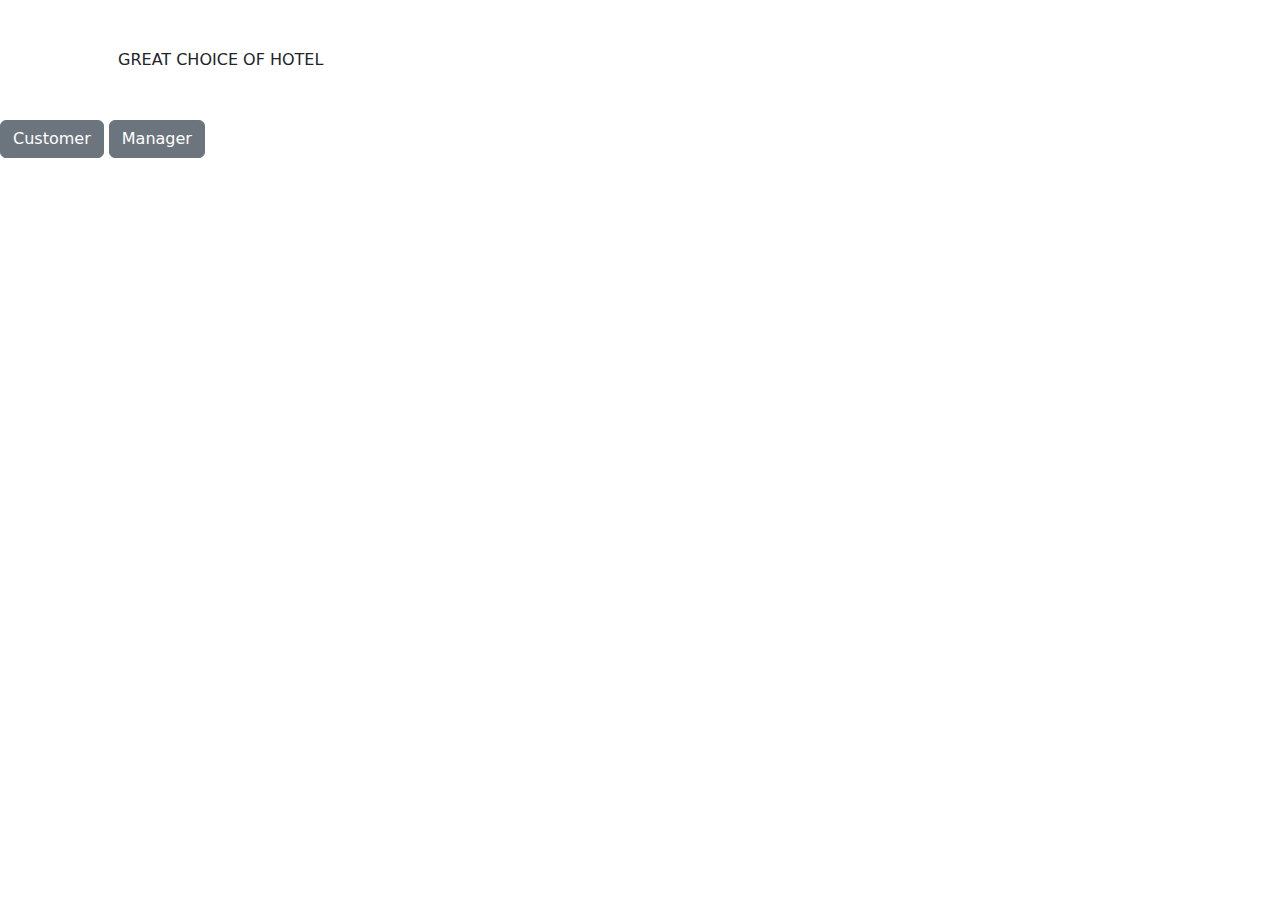
<file: index.html>
<!DOCTYPE html>
<html lang="en">
<head>
    <meta charset="UTF-8">
    <meta name="viewport" content="width=device-width, initial-scale=1.0">
    <title>Hotel</title>
    <link rel="stylesheet" href="css/bootstrap.min.css">
    <link rel="stylesheet" href="style.css">
    <script src="js/bootstrap.bundle.min.js"></script>
    <link rel="stylesheet" href="https://fonts.googleapis.com/css2?family=Chilanka&family=Sansita+Swahsed&display=swap">

    
</head>
<body>
    <div class="overlay">
        <div class="boxcenter ">
            <div class="container p-5">GREAT CHOICE OF HOTEL</div>
        </div>
        <div class="btn-container">
            <button type="button" class="btn btn-secondary btn-block" onclick="window.location.href='';">Customer</button>
             <button type="button" class="btn btn-secondary btn-block" onclick="window.location.href='http://127.0.0.1:5500/NMCNPM/login.html';">Manager</button>
        </div>
    </div>
</body>
</html>
</file>
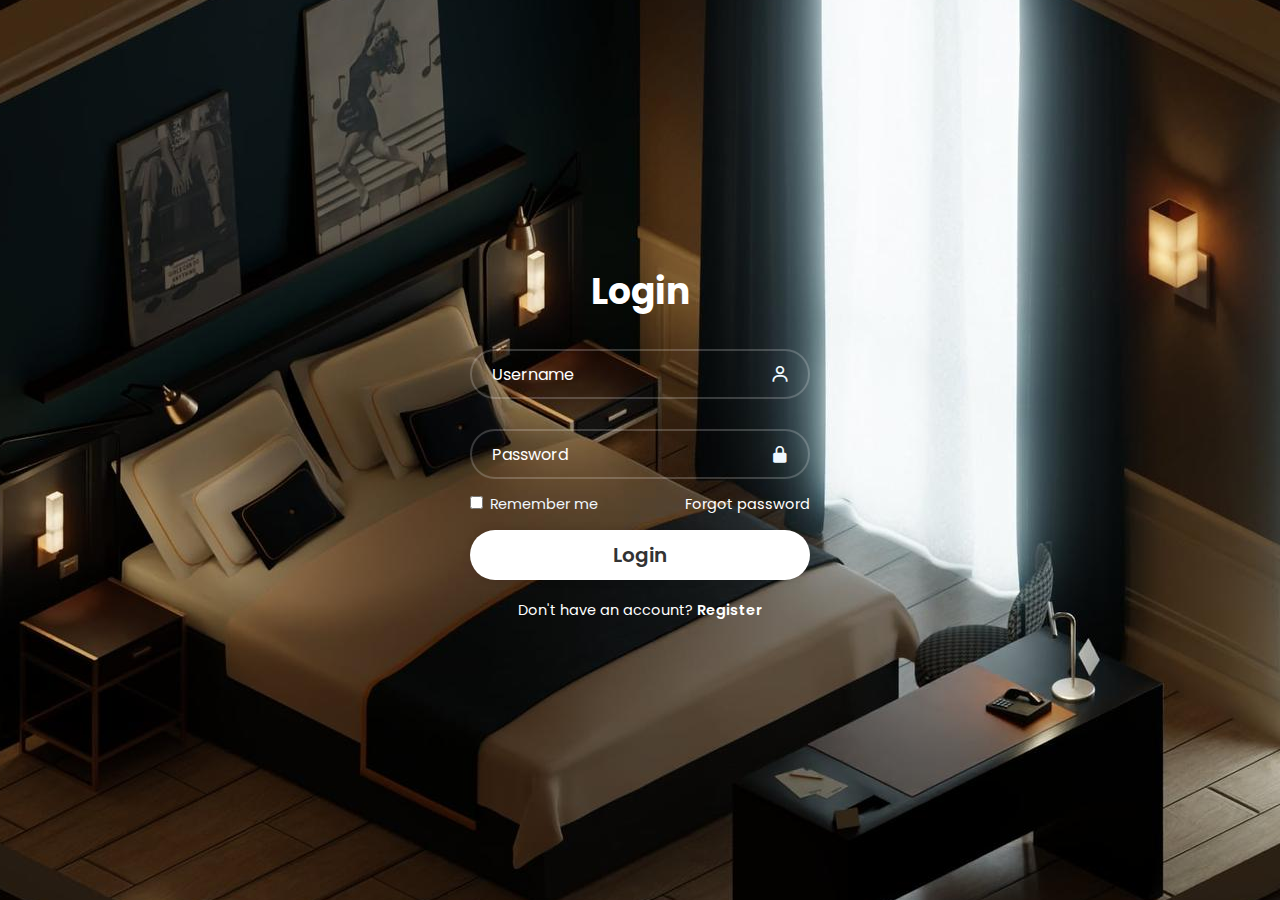
<file: login.html>
<!DOCTYPE html>
<html lang="en">
<head>
    <meta charset="UTF-8">
    <meta http-equiv="X-UA-Compatible" content="IE=edge">
    <meta name="viewport" content="width=device-width, initial-scale=1.0">
    <title>Login</title>
    <link rel="stylesheet" href="login.css">
    <link href='https://unpkg.com/boxicons@2.1.4/css/boxicons.min.css' rel='stylesheet'>
</head>
<body>
        <div class = "wrapper">
            <form action = "">
                <h1>Login</h1>
                <div class = "input-box">
                    <input type = "text" placeholder="Username" required>
                    <i class='bx bx-user'></i>
                </div>
                <div class = "input-box">
                    <input type = "password" placeholder="Password" required>
                    <i class='bx bxs-lock-alt'></i>
                </div>

                <div class = "remember-forgot">
                    <label><input type = "checkbox"> Remember me</label>
                    <a href="#">Forgot password</a>
                </div>

                <button  type ="submit" class = "btn">Login</button>

                <div class="register-link">
                    <p>Don't have an account?   
                        <a href="#">Register</a>
                    </p>
                </div>
            </form>
        </div>
</body>
</html>
</file>
<file: style.css>
.main-content {
    background-image: url("background.jpg"); /* Replace with your image URL */
    background-size: cover;
    background-position: center;
    min-height: 100px;
}

.main-text {
    font-size: 50px;
    color: black;
    margin-top: 150px;
    letter-spacing: 5px;
}

/* Custom CSS for navbar */
.navbar-custom {
    display: flex;
    justify-content:space-between;
    align-items: center;
    background-color: #333;
    border-color: #333;
    color: white;
    
}

.navbar-custom .navbar-nav > li{
    display: flex;
    margin: 5px 0px;
    padding: 0 100px;
}

.navbar-custom .navbar-nav > li > a {
    flex-direction: none;
    color: white;
    text-decoration:none;
    border-bottom: none;
   
}

.navbar-custom .navbar-nav > li > a:hover,
.navbar-custom .navbar-nav > li > a:focus {
    color:darkgray;
}
#loginContainer {
    color:black;
    display: none;
    position: fixed;
    top: 50%;
    left: 50%;

    background: white;
    padding: 20px;
    border: 2px solid black; /* Đổi độ dày và màu sắc của đường bo */
    box-shadow: 0 0 10px rgba(0, 0, 0, 0.1);
    width: 300px; /* Đặt độ rộng của khung */
    height: 300px; /* Đặt chiều cao của khung */
    box-sizing: border-box; /* Đảm bảo rằng border và padding không làm thay đổi kích thước toàn bộ của khung */
}

.form-inline{
    justify-content: flex-start;
    background-color: none;
    display:flex;
    grid-template-columns: 5fr 5fr 5fr 5fr 5fr 5fr;
    
}
.form-group{
    margin:5px ;
    padding:5px;
    background-color:none ;
    color: black;
}
.form-label{
    display: block;
}
#filter,#check-in,
#check-out {
    width: 300px; /* Đặt độ rộng của ô đầu vào thành 150px */
    height: 40px;
}
#adults{
    border-radius:10%;
    width:110px;
    height: 40px;
}
.btn-search {
    border-color: black;
    margin-top:2.5rem;
    margin-left: 2rem;
    margin-right: 1rem;
    width: 100px; /* Đặt độ rộng bằng 100% */
    height: 40px;
    background-color: #333;
    color:white;
}

.input-group {
    position: relative; /* Đặt vị trí tương đối cho nhóm nhập */
}
.input-icon {
    font-size: 30px;
    position: absolute; /* Đặt vị trí tuyệt đối cho biểu tượng */
    right: 10px; /* Đặt biểu tượng cách lề phải 10px */
    top: 50%; /* Đặt biểu tượng ở giữa chiều cao của trường nhập */
    transform: translateY(-50%); /* Điều chỉnh biểu tượng để căn giữa theo trục y */
}

.bi.bi-filter-square-fill {
    font-size: 30px;
    position: absolute; /* Đặt vị trí tuyệt đối cho biểu tượng */
    right: 10px; 
    top: -3px;

    
}
.infor{
    font-size: 50px;
    margin-left:400px;
}
.container, .container-fluid, .container-lg, .container-md, .container-sm, .container-xl, .container-xxl {
    --bs-gutter-x: none;
    --bs-gutter-y: 0;
}
.owl-nav {
    text-align: center;
    opacity: 0.5;
}

.owl-prev,
.owl-next {
    display: inline-block;
    margin: 0 10px; /* Điều chỉnh khoảng cách giữa nút prev và next nếu cần thiết */
}
  
  /*  đổi kích thước của mũi tên*/
.owl-prev span,
.owl-next span {
    font-size: 100px;
}

/*footer*/
footer{
    float:left;
    width: 100%;
    margin-bottom: 20px;
    background-color: black;
}
.boxcenter2{
    font-size: 100px;
    text-align:center ;
    width:100%;
    height: 300px;
    margin: 0 auto;

}
.box{
    width: 33%;
    float: left;
    text-decoration:underline;
    margin-top: 15px;
}

.boxfooter3{
    width:20%;
    font-size: 20px;
    text-decoration: none !important; /* Loại bỏ gạch chân */
    text-align:justify;

}
.colorc{
    color: #ccc;
}
h4{
    text-decoration:underline !important; /* Loại bỏ gạch chân */
}

.boxfooter3 .add{
    margin-top: 15px;
}
</file>
<file: login.css>
@import url("https://fonts.googleapis.com/css?family=Poppins");
*{
    margin: 0;
    padding:0;
    box-sizing:border-box;
    font-family:"Poppins", sans-serif;
}
body{
    display:flex;
    justify-content: center;
    align-items:center;
    min-height: 100vh;
    background: url('image/nen.jpg') no-repeat;
    background-position: center;
}
.wrapper{
    width:420px;
    background:transparent;
    color:aliceblue;
    border-radius: 10px;
    padding: 30px 40px

}
.wrapper h1{
    color: #fff;
    font-size:36px;
    text-align: center;
}
.wrapper .input-box{
    position: relative;
    width: 100%;
    height: 50px;
    
    margin: 30px 0;
}
.input-box input{
    width: 100%;
    height: 100%;
    background: transparent;
    border: none;
    outline: none;
    border: 2px solid rgba(255,255,255,.2);
    border-radius:40px;
    font-size: 16px;
    color:#fff;
    padding: 20px;

}
.input-box input::placeholder{
    color: #fff;
}
.input-box i {
    position:absolute;
    right: 20px;
    top: 50%;
    transform: translateY(-50%);
    font-size: 20px;
}

.wrapper .remember-forgot{
    display:flex;
    justify-content: space-between;
    font-size: 14.5px;
    margin: -15px 0 15px;
}
.remember-forgot label input{
    accent-color:#fff;
    margin-right: 3px;
}
.remember-forgot a{
    color: #fff;
    text-decoration: none;
}
.remember-forgot a:hover{
    text-transform: underline;
}
.wrapper .btn{
    width: 100%;
    height: 50px;
    background: #fff;
    border: none;
    outline: none;
    border-radius: 40px;
    box-shadow: 0 0 10px rgba(0,0,0,.1);
    cursor: pointer;
    font-size: 20px;
    color:#333;
    font-weight: 600;
}
.wrapper .register-link{
    color: #fff;
    font-size: 14.5px;
    text-align: center;
    margin: 20px 0 15px;
}
.register-link p a {
    color:#fff;
    text-decoration: none;
    font-weight: 600;
}
.register-link p a:hover{
    text-decoration: underline;
}
</file>
